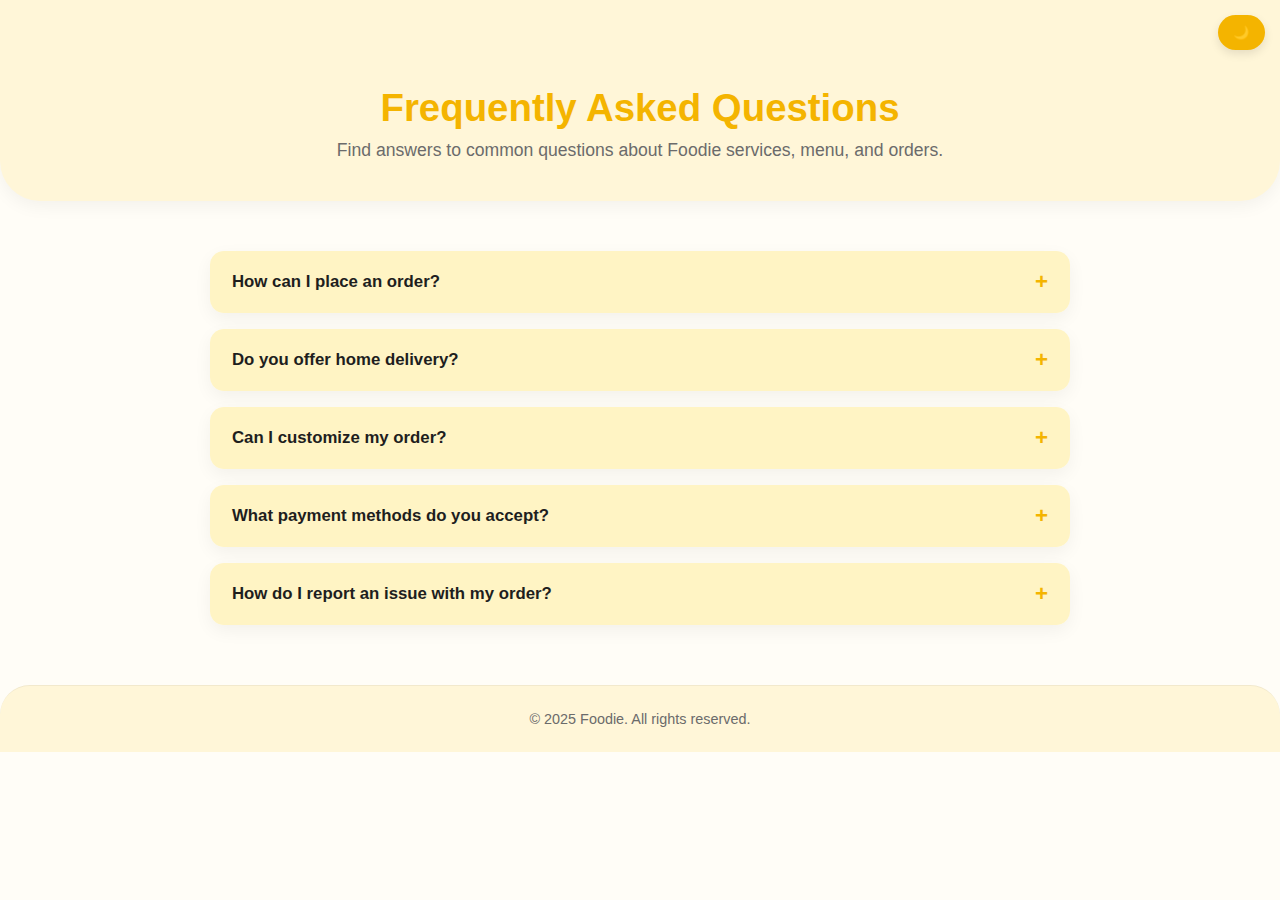
<file: html/faq-page.html>
<!doctype html>
<html lang="en">
<head>
  <meta charset="utf-8" />
  <meta name="viewport" content="width=device-width, initial-scale=1" />
  <title>FAQs — Foodie</title>
  <meta name="description" content="Frequently Asked Questions about Foodie services, orders, and features." />
  <style>
    :root {
      --bg: #fffdf7;
      --text: #1e1e1e;
      --accent: #f4b400;
      --accent-light: #fff4c4;
      --muted: #6b6b6b;
      --card: #ffffff;
      --header-bg: #fff6d8;
    }
    [data-theme="dark"] {
      --bg: #1a1a1a;
      --text: #f8fafc;
      --accent: #fbbc04;
      --accent-light: #3b3b3b;
      --muted: #a1a1aa;
      --card: #262626;
      --header-bg: #333333;
    }

    * { box-sizing: border-box; }
    body {
      margin: 0;
      font-family: 'Poppins', sans-serif;
      background: var(--bg);
      color: var(--text);
      transition: background 0.3s ease, color 0.3s ease;
    }

    header {
      text-align: center;
      padding: 60px 20px 40px;
      background: var(--header-bg);
      border-bottom-left-radius: 40px;
      border-bottom-right-radius: 40px;
      box-shadow: 0 5px 18px rgba(0,0,0,0.05);
    }

    header h1 {
      font-size: 2.4rem;
      color: var(--accent);
      margin-bottom: 10px;
    }

    header p {
      color: var(--muted);
      font-size: 1.1rem;
      margin: 0;
    }

    main {
      max-width: 900px;
      margin: 50px auto;
      padding: 0 20px;
    }

    .faq-item {
      background: var(--card);
      border-radius: 14px;
      box-shadow: 0 6px 18px rgba(0,0,0,0.05);
      margin-bottom: 16px;
      overflow: hidden;
      transition: transform 0.2s ease;
    }

    .faq-item:hover {
      transform: translateY(-3px);
    }

    .faq-question {
      background: var(--accent-light);
      color: var(--text);
      padding: 18px 22px;
      font-weight: 600;
      font-size: 1.05rem;
      cursor: pointer;
      display: flex;
      justify-content: space-between;
      align-items: center;
    }

    .faq-answer {
      display: none;
      padding: 18px 22px;
      color: var(--muted);
      font-size: 0.95rem;
      line-height: 1.6;
      background: var(--bg);
    }

    .faq-item.active .faq-answer {
      display: block;
    }

    .faq-item.active .faq-question::after {
      content: '−';
      font-size: 1.4rem;
      color: var(--accent);
    }

    .faq-question::after {
      content: '+';
      font-size: 1.4rem;
      color: var(--accent);
      transition: transform 0.2s ease;
    }

    footer {
      text-align: center;
      padding: 25px 15px;
      color: var(--muted);
      font-size: 0.9rem;
      border-top: 1px solid rgba(0,0,0,0.05);
      background: var(--header-bg);
      border-top-left-radius: 30px;
      border-top-right-radius: 30px;
      margin-top: 60px;
    }

    #themeToggle {
      position: fixed;
      top: 15px;
      right: 15px;
      background: var(--accent);
      color: #fff;
      border: none;
      padding: 10px 15px;
      border-radius: 30px;
      cursor: pointer;
      font-weight: 600;
      box-shadow: 0 4px 10px rgba(0,0,0,0.1);
      transition: background 0.3s ease;
    }
    #themeToggle:hover {
      background: #f59e0b;
    }
  </style>
</head>
<body data-theme="light">

  <button id="themeToggle">🌙</button>
  <header>
    <h1>Frequently Asked Questions</h1>
    <p>Find answers to common questions about Foodie services, menu, and orders.</p>
  </header>

  <main>
    <div class="faq-item">
      <div class="faq-question">How can I place an order?</div>
      <div class="faq-answer">You can place an order directly through our website by browsing the menu, selecting your dishes, and proceeding to checkout. You can also order via our mobile app.</div>
    </div>

    <div class="faq-item">
      <div class="faq-question">Do you offer home delivery?</div>
      <div class="faq-answer">Yes! We provide quick and safe home delivery services in all major cities. Delivery time may vary based on your location and order size.</div>
    </div>

    <div class="faq-item">
      <div class="faq-question">Can I customize my order?</div>
      <div class="faq-answer">Absolutely. You can add special instructions while placing your order to customize spice levels, portion sizes, or toppings.</div>
    </div>

    <div class="faq-item">
      <div class="faq-question">What payment methods do you accept?</div>
      <div class="faq-answer">We accept all major debit and credit cards, UPI, Paytm, and cash on delivery for convenience.</div>
    </div>

    <div class="faq-item">
      <div class="faq-question">How do I report an issue with my order?</div>
      <div class="faq-answer">If there’s any issue with your order, please contact our support team through the Help section or email us at support@foodie.com. We’ll resolve it quickly.</div>
    </div>
  </main>

  <footer>
    © 2025 Foodie. All rights reserved.
  </footer>

  <script>
    const toggleBtn = document.getElementById('themeToggle');
    const body = document.body;
    const savedTheme = localStorage.getItem('theme');
    if (savedTheme) body.setAttribute('data-theme', savedTheme);

    toggleBtn.addEventListener('click', () => {
      const current = body.getAttribute('data-theme');
      const newTheme = current === 'light' ? 'dark' : 'light';
      body.setAttribute('data-theme', newTheme);
      localStorage.setItem('theme', newTheme);
      toggleBtn.textContent = newTheme === 'dark' ? '☀️' : '🌙';
    });

    document.querySelectorAll('.faq-question').forEach(q => {
      q.addEventListener('click', () => {
        q.parentElement.classList.toggle('active');
      });
    });
  </script>
</body>
</html>
</file>
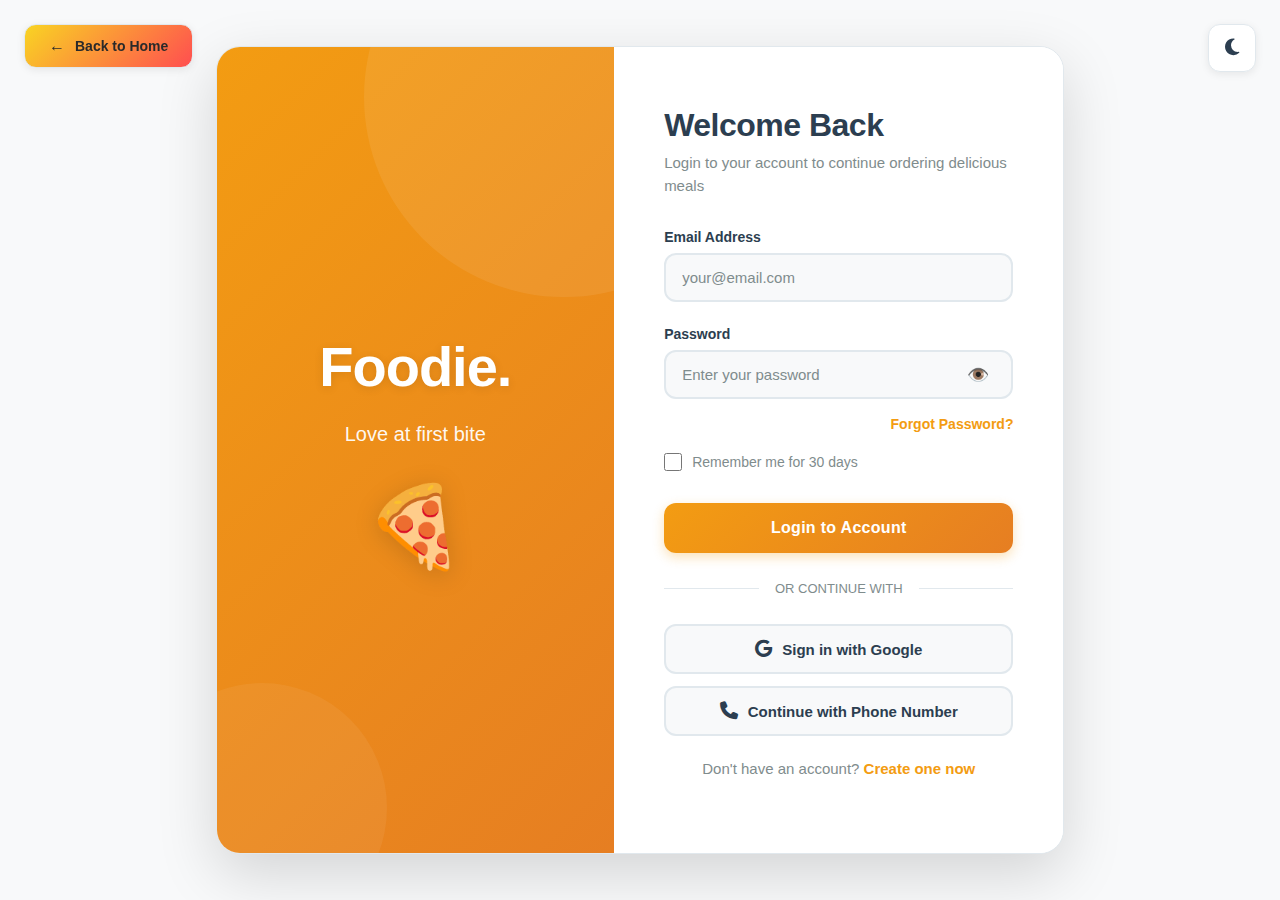
<file: html/signup.html>
<!DOCTYPE html>
<html lang="en">
<head>
  <meta charset="UTF-8" />
  <meta name="viewport" content="width=device-width, initial-scale=1" />
  <title>Foodie | Login & Sign Up</title>
  <link rel="icon" href="../imgs/favicon.png" type="image/png" />
  <link rel="stylesheet" href="https://cdnjs.cloudflare.com/ajax/libs/font-awesome/6.4.0/css/all.min.css" />
  <link rel="stylesheet" href="../css/signUp.css" />
</head>

<body class="signup-page">
  <a href="index.html" class="back-home" aria-label="Back to Home">
    <span class="icon">←</span> Back to Home
  </a>

  <button id="themeToggle" class="theme-toggle" aria-label="Toggle dark/light mode">
    <i class="fa-solid fa-moon"></i>
  </button>

  <main class="cont">
    <div class="container">
      <div class="hero-section" id="heroSection">
        <h1>Foodie.</h1>
        <p id="tagline">Love at first bite</p>
        <div class="emoji" id="emoji">🍕</div>
      </div>

      <section class="form-section" aria-label="Login and Sign Up Forms">
        <!-- Login Form -->
        <article id="loginForm" class="auth-container active" aria-labelledby="loginTitle">
          <h2 id="loginTitle">Welcome Back</h2>
          <p class="subtitle">Login to your account to continue ordering delicious meals</p>

          <form onsubmit="handleLogin(event)" aria-label="Login Form">
            <div class="form-group">
              <label for="loginEmail">Email Address</label>
              <input type="email" id="loginEmail" placeholder="your@email.com" required />
            </div>

            <div class="form-group">
              <label for="loginPassword">Password</label>
              <div class="password-field">
                <input type="password" id="loginPassword" placeholder="Enter your password" required />
                <button type="button" class="toggle-password" onclick="togglePassword('loginPassword')" aria-label="Toggle password visibility">
                  👁️
                </button>
              </div>
            </div>

            <div class="forgot-password">
              <a href="forgot-password.html">Forgot Password?</a>
            </div>

            <div class="checkbox-group">
              <input type="checkbox" id="rememberMe" />
              <label for="rememberMe">Remember me for 30 days</label>
            </div>

            <button type="submit" class="btn">Login to Account</button>
          </form>

          <div class="divider"><span>OR CONTINUE WITH</span></div>

          <div class="social-login" aria-label="Alternative Login Methods">
            <button type="button" class="social-btn" id="loginGoogleBtn">
              <i class="fa-brands fa-google"></i> Sign in with Google
            </button>
            <button type="button" class="phone-login" onclick="loginWithPhone()">
              <i class="fa-solid fa-phone"></i> Continue with Phone Number
            </button>
          </div>

          <p class="switch-form">
            Don't have an account? <a onclick="switchForm('signup')">Create one now</a>
          </p>

          <div id="recaptcha-container"></div>
        </article>

        <!-- Sign Up Form -->
        <article id="signupForm" class="auth-container" aria-labelledby="signupTitle">
          <h2 id="signupTitle">Create Account</h2>
          <p class="subtitle">Join us today and discover amazing food near you</p>

          <form onsubmit="handleSignup(event)" aria-label="Sign Up Form">
            <div class="form-group">
              <label for="signupName">Full Name</label>
              <input type="text" id="signupName" placeholder="John Doe" required />
            </div>

            <div class="form-group">
              <label for="signupEmail">Email Address</label>
              <input type="email" id="signupEmail" placeholder="your@email.com" required />
            </div>

            <div class="form-group">
              <label for="signupPhone">Phone Number</label>
              <input type="tel" id="signupPhone" placeholder="+91 12345 67890" required />
            </div>

            <div class="form-group">
              <label for="signupPassword">Password</label>
              <div class="password-field">
                <input type="password" id="signupPassword" placeholder="Create a strong password" required />
                <button type="button" class="toggle-password" onclick="togglePassword('signupPassword')" aria-label="Toggle password visibility">
                  👁️
                </button>
              </div>
            </div>

            <div class="checkbox-group">
              <input type="checkbox" id="agreeTerms" required />
              <label for="agreeTerms">I agree to the Terms & Conditions</label>
            </div>

            <button type="submit" class="btn">Create Account</button>
          </form>

          <div class="divider"><span>OR SIGN UP WITH</span></div>

          <div class="social-login" aria-label="Alternative Signup Methods">
            <button type="button" class="social-btn" id="signupGoogleBtn">
              <i class="fa-brands fa-google"></i> Sign up with Google
            </button>
          </div>

          <p class="switch-form">
            Already have an account? <a onclick="switchForm('login')">Login here</a>
          </p>
        </article>
      </section>
    </div>
  </main>

  <script>
    const hero = document.getElementById("heroSection");
    const tagline = document.getElementById("tagline");
    const emoji = document.getElementById("emoji");
    const themeToggle = document.getElementById("themeToggle");

    const variations = [
      { emoji: "🍕", text: "Love at first bite", gradient: "linear-gradient(135deg, #f39c12 0%, #e67e22 100%)" },
      { emoji: "🍔", text: "Juicy & loaded with flavor", gradient: "linear-gradient(135deg, #e74c3c 0%, #c0392b 100%)" },
      { emoji: "🍣", text: "Fresh rolls, happy souls", gradient: "linear-gradient(135deg, #3498db 0%, #2980b9 100%)" },
      { emoji: "🍰", text: "Sweet dreams served daily", gradient: "linear-gradient(135deg, #e91e63 0%, #c2185b 100%)" },
      { emoji: "🥗", text: "Fresh, light & right", gradient: "linear-gradient(135deg, #27ae60 0%, #229954 100%)" },
      { emoji: "🌮", text: "Taco about happiness", gradient: "linear-gradient(135deg, #f39c12 0%, #d68910 100%)" }
    ];

    let index = 0;
    let isAnimating = false;

    function changeHero() {
      if (isAnimating) return; // Prevent overlapping animations
      
      isAnimating = true;
      index = (index + 1) % variations.length;
      const { emoji: newEmoji, text, gradient } = variations[index];
      
      // Start fade out animation
      tagline.style.opacity = 0;
      emoji.style.opacity = 0;

      setTimeout(() => {
        // Change background gradient smoothly
        hero.style.background = gradient;
        
        // Update content
        tagline.textContent = text;
        emoji.textContent = newEmoji;
        
        // Fade back in
        tagline.style.opacity = 1;
        emoji.style.opacity = 1;
        
        // Reset animation flag
        setTimeout(() => {
          isAnimating = false;
        }, 300);
      }, 300); // Reduced timing for smoother transition
    }

    // Start the animation cycle
    setInterval(changeHero, 4000);

    // Theme Toggle
const signupPage = document.querySelector('.signup-page');
const currentTheme = localStorage.getItem('theme') || 'light';
signupPage.setAttribute('data-theme', currentTheme);
updateThemeIcon(currentTheme);

themeToggle.addEventListener('click', () => {
  const theme = signupPage.getAttribute('data-theme');
  const newTheme = theme === 'dark' ? 'light' : 'dark';
  
  signupPage.setAttribute('data-theme', newTheme);
  localStorage.setItem('theme', newTheme);
  updateThemeIcon(newTheme);
});

    function updateThemeIcon(theme) {
      const icon = themeToggle.querySelector('i');
      icon.className = theme === 'dark' ? 'fa-solid fa-sun' : 'fa-solid fa-moon';
    }

    // Form Switching
    function switchForm(formType) {
      const loginForm = document.getElementById('loginForm');
      const signupForm = document.getElementById('signupForm');
      
      if (formType === 'signup') {
        loginForm.classList.remove('active');
        signupForm.classList.add('active');
      } else {
        signupForm.classList.remove('active');
        loginForm.classList.add('active');
      }
    }

    // Password Toggle
    function togglePassword(inputId) {
      const input = document.getElementById(inputId);
      const button = input.nextElementSibling;
      
      if (input.type === 'password') {
        input.type = 'text';
        button.textContent = '🙈';
      } else {
        input.type = 'password';
        button.textContent = '👁️';
      }
    }

    // Placeholder handlers (connect to your auth.js)
    function handleLogin(event) {
      event.preventDefault();
      console.log('Login submitted');
    }

    function handleSignup(event) {
      event.preventDefault();
      console.log('Signup submitted');
    }

    function loginWithPhone() {
      console.log('Phone login clicked');
    }
  </script>
</body>
</html>
</file>
<file: css/signUp.css>
/* Signup Page Specific Variables */
.signup-page {
  /* Light theme */
  --lead: #1a1a2e;
  --gold-finger: #f39c12;
  --gold-hover: #e67e22;
  --eye-ball: #f8f9fa;
  --hint-yellow: #fff3cd;
  --pure-white: #ffffff;
  --text-primary: #2c3e50;
  --text-secondary: #7f8c8d;
  --bg-primary: #f8f9fa;
  --bg-secondary: #ffffff;
  --bg-accent: #fff3cd;
  --border-color: #e1e8ed;
  --shadow: rgba(0, 0, 0, 0.08);
  --shadow-strong: rgba(0, 0, 0, 0.15);
  --success: #27ae60;
  --error: #e74c3c;
}

/* Dark Theme for Signup Page */
.signup-page[data-theme="dark"] {
  --lead: #ecf0f1;
  --gold-finger: #f39c12;
  --gold-hover: #e67e22;
  --eye-ball: #0f0f1e;
  --hint-yellow: #2c3e50;
  --pure-white: #1a1a2e;
  --text-primary: #ecf0f1;
  --text-secondary: #95a5a6;
  --bg-primary: #16213e;
  --bg-secondary: #1a1a2e;
  --bg-accent: #2c3e50;
  --border-color: #2c3e50;
  --shadow: rgba(0, 0, 0, 0.4);
  --shadow-strong: rgba(0, 0, 0, 0.6);
}

/* Base Styles */
* {
  margin: 0;
  padding: 0;
  box-sizing: border-box;
}

body {
  font-family: -apple-system, BlinkMacSystemFont, "Segoe UI", Roboto, "Helvetica Neue", Arial, sans-serif;
  background: var(--eye-ball);
  min-height: 100vh;
  display: flex;
  justify-content: center;
  align-items: center;
  padding: 20px;
  transition: background 0.3s ease;
}

/* Navigation */
.back-home {
  position: fixed;
  top: 24px;
  left: 24px;
  z-index: 1000;
  display: inline-flex;
  align-items: center;
  gap: 10px;
  padding: 12px 24px;
  background: linear-gradient(135deg, #f9d423 0%, #ff4e50 100%); /* yellow-orange gradient */
  color: #2a2a2a;
  text-decoration: none;
  font-size: 14px;
  font-weight: 600;
  border-radius: 12px;
  box-shadow: 0 2px 8px var(--shadow);
  transition: all 0.3s ease;
  border: 1px solid var(--border-color);
}

.back-home:hover {
  transform: translateY(-2px);
  box-shadow: 0 4px 16px var(--shadow-strong);
  border-color: #f9d423;
  background: linear-gradient(135deg, #ffe259 0%, #ffa751 100%); /* lighter yellow-orange on hover */
}

.back-home .icon {
  font-size: 16px;
  transition: transform 0.3s ease;
}

.back-home:hover .icon {
  transform: translateX(-3px);
}

/* Theme Toggle */
.theme-toggle {
  position: fixed;
  top: 24px;
  right: 24px;
  z-index: 1100;
  background: var(--bg-secondary);
  border: 1px solid var(--border-color);
  color: var(--text-primary);
  font-size: 1.2rem;
  cursor: pointer;
  padding: 12px;
  border-radius: 12px;
  transition: all 0.3s ease;
  display: flex;
  align-items: center;
  justify-content: center;
  width: 48px;
  height: 48px;
  box-shadow: 0 2px 8px var(--shadow);
}

.theme-toggle:hover {
  transform: scale(1.05);
  box-shadow: 0 4px 16px var(--shadow-strong);
  border-color: var(--gold-finger);
}

/* Main Container */
.container {
  display: flex;
  background: var(--bg-secondary);
  border-radius: 24px;
  overflow: hidden;
  max-width: 1100px;
  width: 100%;
  box-shadow: 0 20px 60px var(--shadow-strong);
  min-height: 650px;
  border: 1px solid var(--border-color);
}

/* Hero Section */
.hero-section {
  flex: 1;
  display: flex;
  flex-direction: column;
  justify-content: center;
  align-items: center;
  padding: 60px 40px;
  text-align: center;
  position: relative;
  overflow: hidden;
  background: linear-gradient(135deg, #f39c12 0%, #e67e22 100%);
}

.hero-section::before {
  content: "";
  position: absolute;
  width: 400px;
  height: 400px;
  background: rgba(255, 255, 255, 0.08);
  border-radius: 50%;
  top: -150px;
  right: -150px;
}

.hero-section::after {
  content: "";
  position: absolute;
  width: 250px;
  height: 250px;
  background: rgba(255, 255, 255, 0.06);
  border-radius: 50%;
  bottom: -80px;
  left: -80px;
}

.hero-section h1 {
  font-size: 3.5rem;
  font-weight: 800;
  color: #ffffff;
  margin-bottom: 16px;
  z-index: 1;
  text-shadow: 0 2px 10px rgba(0, 0, 0, 0.1);
  letter-spacing: -1px;
}

.hero-section p {
  font-size: 1.25rem;
  font-weight: 500;
  color: rgba(255, 255, 255, 0.95);
  margin-bottom: 32px;
  z-index: 1;
  transition: opacity 0.3s ease;
  /* Fixed dimensions to prevent layout shift */
  height: 40px;
  display: flex;
  align-items: center;
  justify-content: center;
  min-width: 280px;
  text-align: center;
}

.hero-section .emoji {
  font-size: 5rem;
  z-index: 1;
  transition: opacity 0.3s ease;
  animation: float 3s ease-in-out infinite;
  filter: drop-shadow(0 4px 12px rgba(0, 0, 0, 0.15));
  /* Fixed dimensions to prevent layout shift */
  height: 80px;
  display: flex;
  align-items: center;
  justify-content: center;
}

@keyframes float {
  0%, 100% { transform: translateY(0px) rotate(0deg); }
  50% { transform: translateY(-15px) rotate(5deg); }
}

/* Form Section */
.form-section {
  flex: 1.1;
  padding: 60px 50px;
  display: flex;
  flex-direction: column;
  justify-content: center;
  background: var(--bg-secondary);
}

/* Auth Container */
.auth-container {
  display: none;
}

.auth-container.active {
  display: block;
  animation: fadeInUp 0.5s ease;
}

@keyframes fadeInUp {
  from {
    opacity: 0;
    transform: translateY(30px);
  }
  to {
    opacity: 1;
    transform: translateY(0);
  }
}

/* Typography */
h2 {
  color: var(--text-primary);
  font-size: 2rem;
  margin-bottom: 8px;
  font-weight: 700;
  letter-spacing: -0.5px;
}

.subtitle {
  color: var(--text-secondary);
  margin-bottom: 32px;
  font-size: 15px;
  line-height: 1.5;
}

/* Form Elements */
.form-group {
  margin-bottom: 24px;
}

label {
  display: block;
  color: var(--text-primary);
  margin-bottom: 8px;
  font-size: 14px;
  font-weight: 600;
}

input {
  width: 100%;
  padding: 14px 16px;
  background: var(--bg-primary);
  border: 2px solid var(--border-color);
  border-radius: 12px;
  color: var(--text-primary);
  font-size: 15px;
  transition: all 0.3s ease;
  font-family: inherit;
}

input:focus {
  outline: none;
  border-color: var(--gold-finger);
  background: var(--bg-secondary);
  box-shadow: 0 0 0 4px rgba(243, 156, 18, 0.1);
}

input::placeholder {
  color: var(--text-secondary);
}

/* Password Field */
.password-field {
  position: relative;
}

.toggle-password {
  position: absolute;
  right: 16px;
  top: 50%;
  transform: translateY(-50%);
  background: none;
  border: none;
  color: var(--text-secondary);
  cursor: pointer;
  font-size: 18px;
  padding: 8px;
  transition: color 0.3s ease;
  display: flex;
  align-items: center;
}

.toggle-password:hover {
  color: var(--gold-finger);
}

/* Forgot Password */
.forgot-password {
  text-align: right;
  margin-top: -8px;
  margin-bottom: 20px;
}

.forgot-password a {
  color: var(--gold-finger);
  text-decoration: none;
  font-size: 14px;
  font-weight: 600;
  transition: color 0.3s ease;
}

.forgot-password a:hover {
  color: var(--gold-hover);
}

/* Checkbox */
.checkbox-group {
  display: flex;
  align-items: center;
  gap: 10px;
  margin-bottom: 24px;
}

.checkbox-group input[type="checkbox"] {
  width: 18px;
  height: 18px;
  cursor: pointer;
  accent-color: var(--gold-finger);
}

.checkbox-group label {
  margin: 0;
  cursor: pointer;
  color: var(--text-secondary);
  font-size: 14px;
  font-weight: 500;
}

/* Buttons */
.btn {
  width: 100%;
  padding: 16px;
  background: linear-gradient(135deg, #f39c12 0%, #e67e22 100%);
  border: none;
  border-radius: 12px;
  color: #ffffff;
  font-size: 16px;
  font-weight: 700;
  cursor: pointer;
  transition: all 0.3s ease;
  margin-top: 8px;
  box-shadow: 0 4px 12px rgba(243, 156, 18, 0.3);
  letter-spacing: 0.3px;
}

.btn:hover {
  transform: translateY(-2px);
  box-shadow: 0 6px 20px rgba(243, 156, 18, 0.4);
}

.btn:active {
  transform: translateY(0);
}

/* Divider */
.divider {
  display: flex;
  align-items: center;
  margin: 28px 0;
  color: var(--text-secondary);
  font-size: 13px;
  font-weight: 500;
}

.divider::before,
.divider::after {
  content: "";
  flex: 1;
  height: 1px;
  background: var(--border-color);
}

.divider span {
  padding: 0 16px;
}

/* Social Login */
.social-login {
  display: flex;
  flex-direction: column;
  gap: 12px;
  margin-top: 20px;
}

.social-btn,
.phone-login {
  width: 100%;
  padding: 14px 16px;
  background: var(--bg-primary);
  border: 2px solid var(--border-color);
  border-radius: 12px;
  color: var(--text-primary);
  cursor: pointer;
  transition: all 0.3s ease;
  display: flex;
  align-items: center;
  justify-content: center;
  gap: 10px;
  font-size: 15px;
  font-weight: 600;
  font-family: inherit;
}

.social-btn:hover,
.phone-login:hover {
  border-color: var(--gold-finger);
  background: var(--bg-secondary);
  transform: translateY(-2px);
  box-shadow: 0 4px 12px var(--shadow);
}

.social-btn i,
.phone-login i {
  font-size: 18px;
}

/* Form Switch */
.switch-form {
  text-align: center;
  color: var(--text-secondary);
  font-size: 15px;
  margin-top: 24px;
}

.switch-form a {
  color: var(--gold-finger);
  text-decoration: none;
  font-weight: 700;
  cursor: pointer;
  transition: color 0.3s ease;
}

.switch-form a:hover {
  color: var(--gold-hover);
  text-decoration: underline;
}

/* reCAPTCHA */
#recaptcha-container {
  margin-top: 16px;
}

/* Responsive Design */
@media (max-width: 968px) {
  .container {
    flex-direction: column;
    max-width: 500px;
  }

  .hero-section {
    padding: 50px 30px;
    min-height: 300px;
  }

  .hero-section h1 {
    font-size: 2.5rem;
  }

  .hero-section .emoji {
    font-size: 4rem;
    height: 64px;
  }

  .hero-section p {
    font-size: 1.1rem;
    height: 35px;
    min-width: 240px;
  }

  .form-section {
    padding: 40px 30px;
  }

  h2 {
    font-size: 1.75rem;
  }
}

@media (max-width: 480px) {
  body {
    padding: 10px;
  }

  .back-home,
  .theme-toggle {
    top: 12px;
    padding: 10px 16px;
    font-size: 13px;
  }

  .back-home {
    left: 12px;
  }

  .theme-toggle {
    right: 12px;
    width: 42px;
    height: 42px;
  }

  .container {
    border-radius: 16px;
  }

  .hero-section {
    padding: 40px 20px;
  }

  .hero-section p {
    font-size: 1rem;
    height: 30px;
    min-width: 200px;
  }

  .hero-section .emoji {
    font-size: 3.5rem;
    height: 56px;
  }

  .form-section {
    padding: 32px 24px;
  }

  h2 {
    font-size: 1.5rem;
  }
}
</file>
